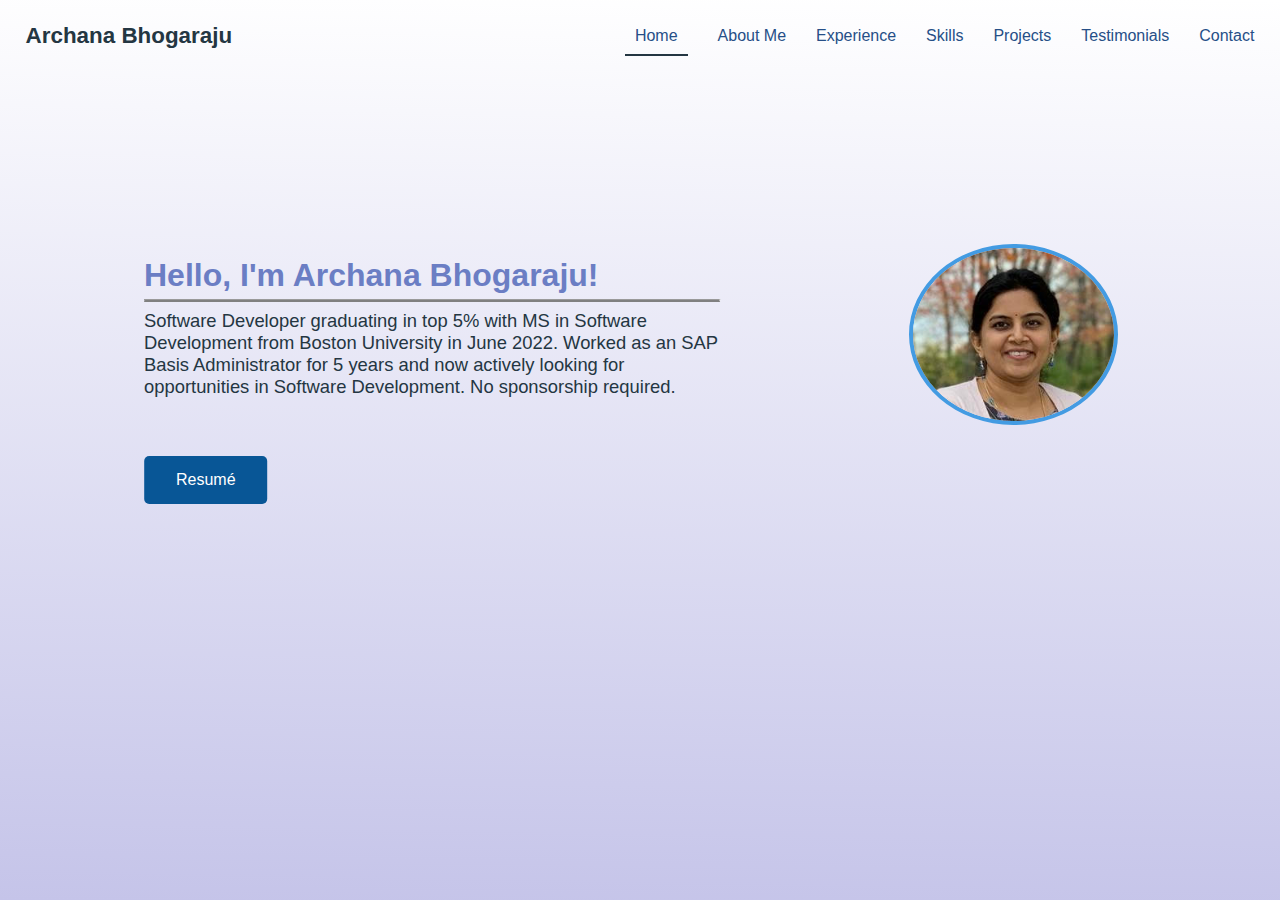
<file: index.html>
<!DOCTYPE html>
<html lang="en">

<head>
	<meta charset="UTF-8">
	<meta http-equiv="X-UA-Compatible" content="IE=edge">
	<meta name="viewport" content="width=device-width, initial-scale=1.0">
	<title>Archana Bhogaraju</title>
	<link rel="icon" type="image/x-icon" href="favicon.ico">
	<link href="css/main.css" rel="stylesheet" type="text/css">
	<script src="js/main.js" defer></script>
</head>

<body>
	<header class="header">
		<nav class="navigation">
			<h1>Archana Bhogaraju</h1>
			<ul class="nav-menu">
				<li><a href="index.html" class="highlight">Home</a></li>
				<li><a href="aboutme.html">About Me</a></li>
				<li><a href="experience.html">Experience</a></li>
				<li><a href="skills.html">Skills</a></li>
				<li><a href="projects.html">Projects</a></li>
				<li><a href="testimonials.html">Testimonials</a></li>
				<li><a href="contact.html">Contact</a></li>
			</ul>
			<div class="hamburger"></div>
		</nav>
	</header>
	<section class="intro-wrapper">
		<div class="intro-container"> 
			<div class="title">
				<div class="introTop">
					<h1 class="helloText">
						<span id="hello" role="heading">Hello, I'm Archana Bhogaraju!</span>
					</h1>
				</div>
				<hr class="separator">
				<div class="introBottom"> 
					<div class="introText" role="heading">Software Developer graduating in top 5% with MS in Software Development from Boston University in June 2022. Worked as an SAP Basis Administrator for 5 years and now actively looking for opportunities in Software Development. No sponsorship required.</div>
					<button id="btnResume" class="button resume">Resumé</button>
				</div>
			</div>
			<div class="profile-picture">
				<img class="intro-image" src="images/mee.png" alt="Archana Bhogaraju">
			</div>
		</div>
		<div class="quote">
			<blockquote>
				<p aria-label="Random quote" role="contentinfo">Loading a random quote...</p>
				<em aria-label="Author of the Quote" role="contentinfo"></em>
			</blockquote>
		</div>
	</section>
</body>

</html>
</file>
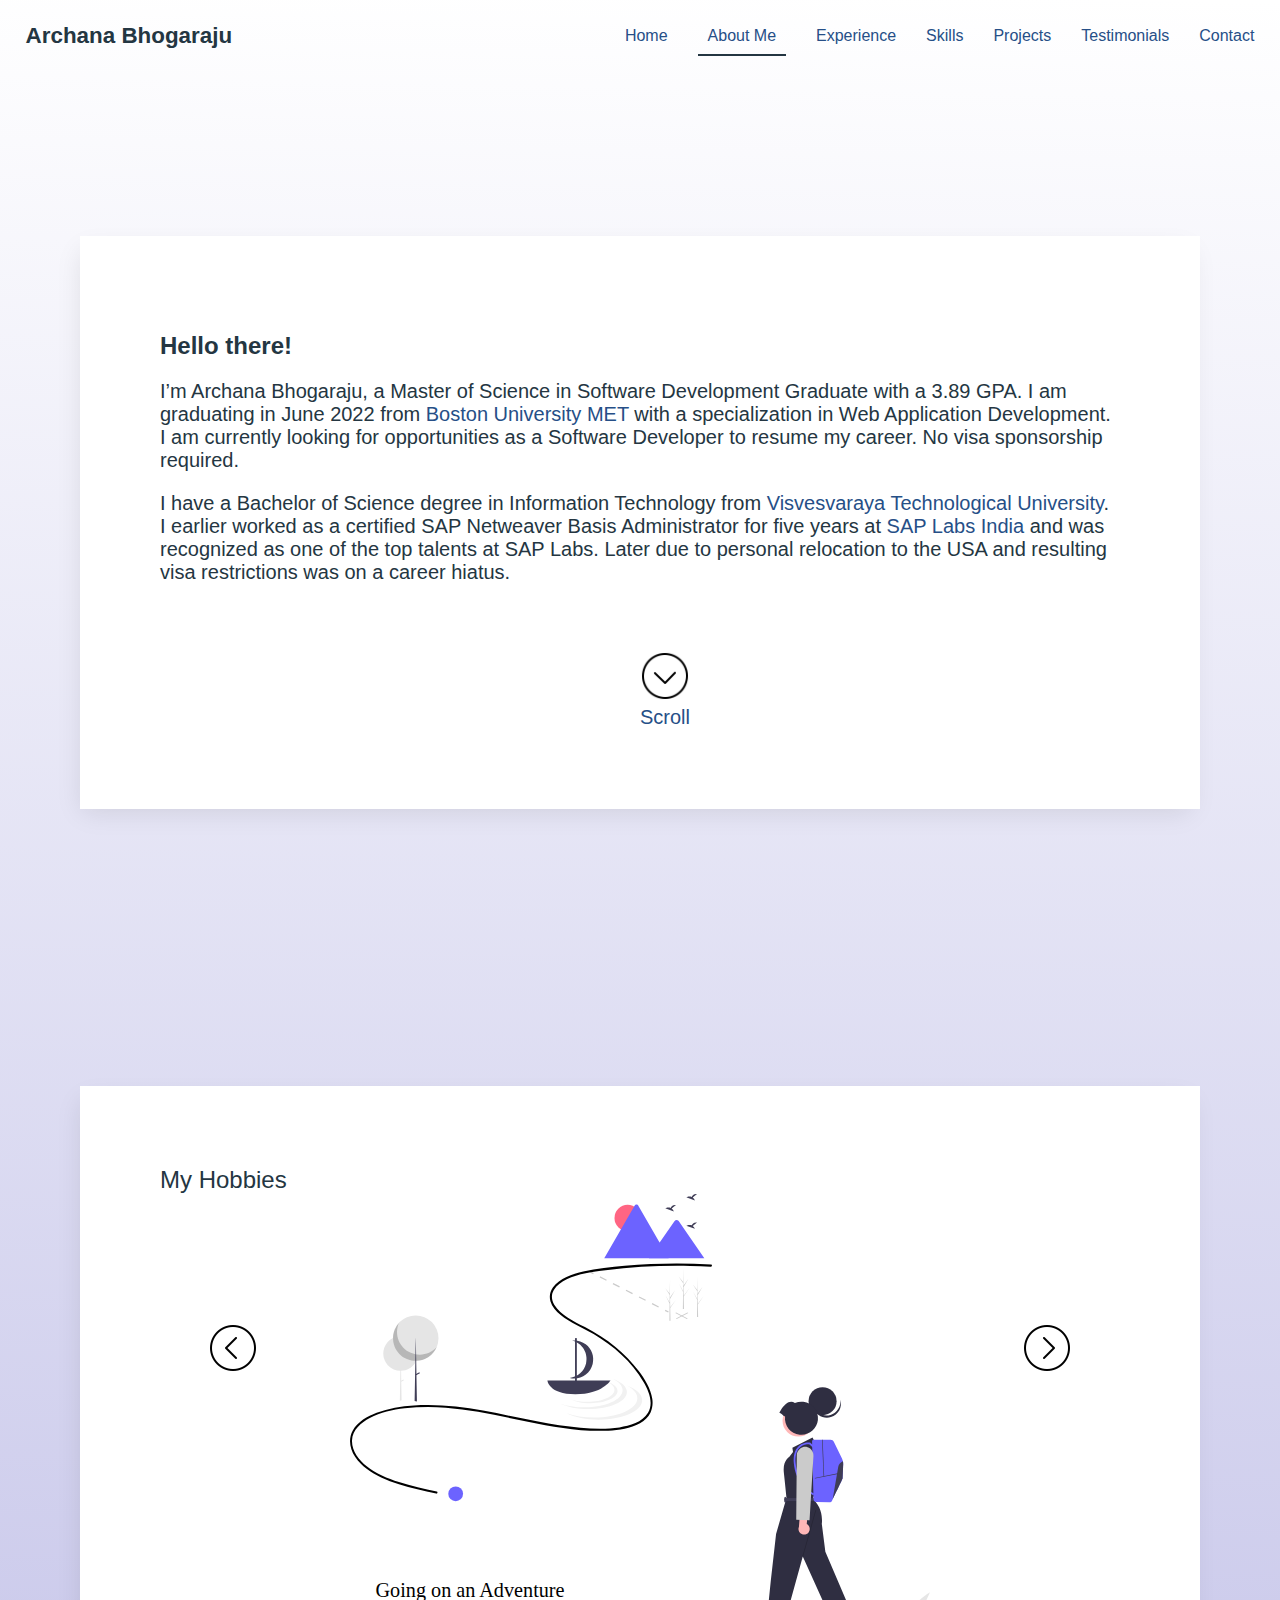
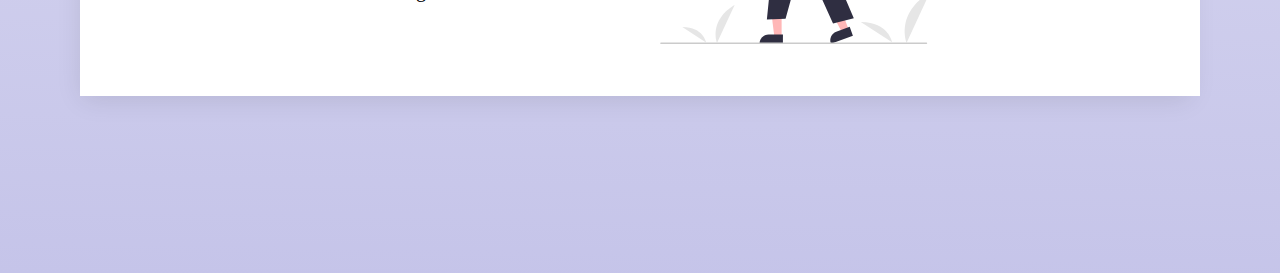
<file: aboutme.html>
<!DOCTYPE html>
<html lang="en">

<head>
	<meta charset="UTF-8">
	<meta http-equiv="X-UA-Compatible" content="IE=edge">
	<meta name="viewport" content="width=device-width, initial-scale=1.0">
	<title>Archana Bhogaraju - About me</title>
	<link rel="icon" type="image/x-icon" href="favicon.ico">
	<link href="css/main.css" rel="stylesheet" type="text/css">
	<script src="js/main.js" defer></script>
</head>

<body>
	<header class="header">
		<nav class="navigation">
			<h1>Archana Bhogaraju</h1>
			<ul class="nav-menu">
				<li><a href="index.html">Home</a></li>
				<li><a href="aboutme.html" class="highlight">About Me</a></li>
				<li><a href="experience.html">Experience</a></li>
				<li><a href="skills.html">Skills</a></li>
				<li><a href="projects.html">Projects</a></li>
				<li><a href="testimonials.html">Testimonials</a></li>
				<li><a href="contact.html">Contact</a></li>
			</ul>
			<div class="hamburger"></div>
		</nav>
	</header>
	<div class="content-container">
		<section class="about-me">
			<div class="content">
				<h1 class="hobbiesTitle">Hello there!</h1>
				<p>I’m Archana Bhogaraju, a Master of Science in Software Development Graduate with a 3.89 GPA. I am graduating in June 2022 from <a
					href="https://www.bu.edu/met/" target="_blank" aria-label="Boston University MET - link opens in a new tab">Boston University MET</a> with a specialization in Web Application Development.
					I am currently looking for opportunities as a Software Developer to resume my career. No visa sponsorship required.
					</p>
			
				<p>I have a Bachelor of Science degree in Information Technology from <a href="https://vtu.ac.in/en/" target="_blank" aria-label="Visvesvaraya Technological University - link opens in a new tab">Visvesvaraya Technological University</a>. 
					I earlier worked as a certified SAP Netweaver Basis Administrator for five years at <a href="https://www.sap.com/india/about/labs-india.html" target="_blank" aria-label="SAP Labs India - link opens in a new tab">SAP Labs India</a> and was recognized as one of the top talents at SAP Labs.
				        Later due to personal relocation to the USA and resulting visa restrictions was on a career hiatus.
				</p>
				
				<div class="scrollBottom">
					<a href="#hobbies">
						<img alt="Scroll Down" src="images/arrow.png" class="scrollImage">
						<div class="scrollText">Scroll</div>
					</a>
				</div>
			</div>
		</section>
		<section class="hobbies" id="hobbies" aria-label="My Hobbies" aria-roledescription="carousel">
			<div class="content-hobbies">
				<div class="hobbiesTitle">My Hobbies</div>
					<div class="slideWrapper">
						<div class="slideshow">
							<img alt="Previous hobby" src="images/arrow.png" class="previous" id="previousImage" aria-label="Previous hobby">
							<div class="imageContainer">
								<img id="hobby-image" src="images/hobbies/adventure.svg" alt="Archana's hobby" aria-label="Archana's hobby">
							</div>
							<img alt="Next hobby" src="images/arrow.png" class="next" id="nextImage" aria-label="Next hobby">
						</div>
					</div>
				</div>
		</section>
	</div>
</body>

</html>
</file>
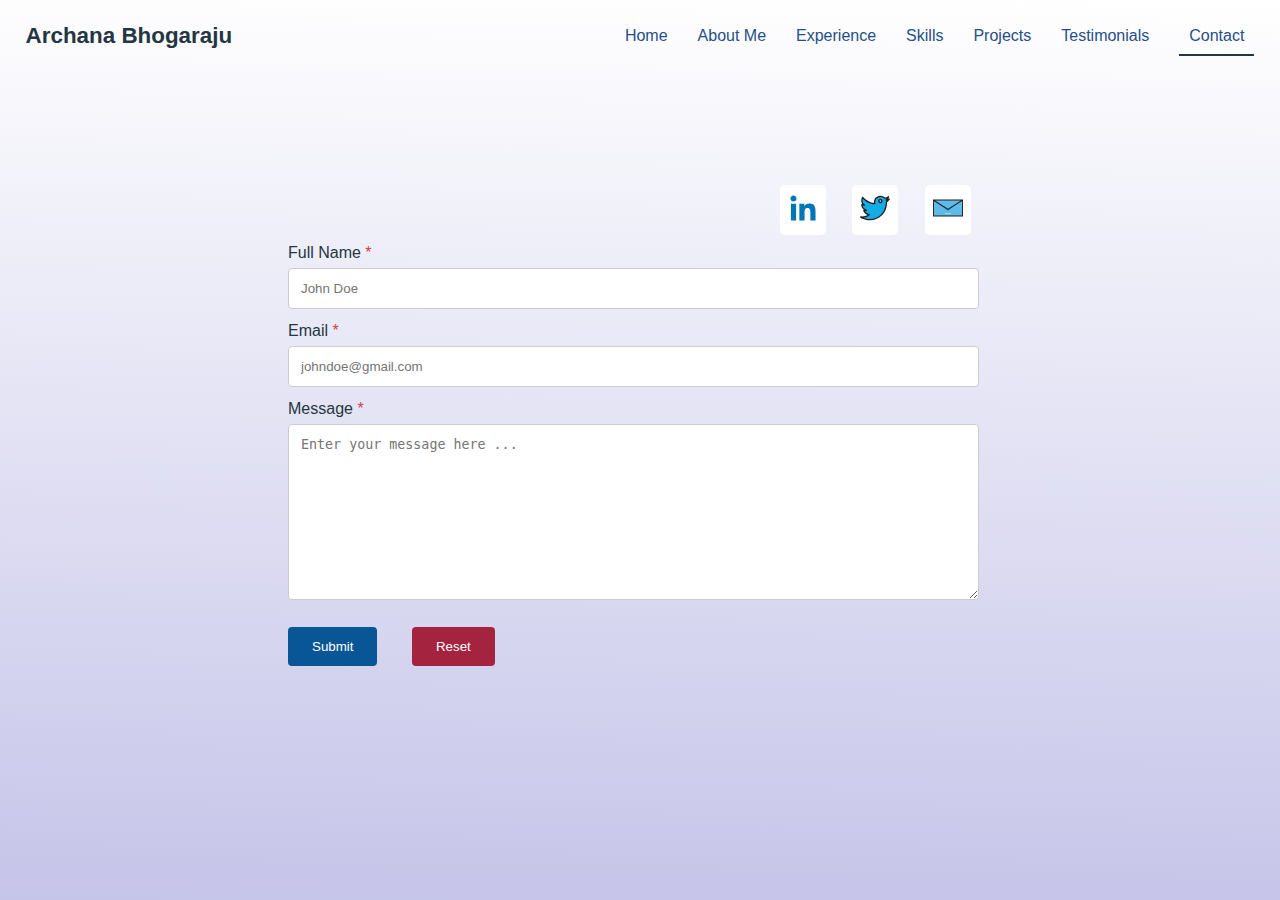
<file: contact.html>
<!DOCTYPE html>
<html lang="en">

<head>
	<meta charset="UTF-8">
	<meta http-equiv="X-UA-Compatible" content="IE=edge">
	<meta name="viewport" content="width=device-width, initial-scale=1.0">
	<title>Archana Bhogaraju - Contact me</title>
	<link rel="icon" type="image/x-icon" href="favicon.ico">
	<link href="css/main.css" rel="stylesheet" type="text/css">
	<script src="js/main.js" defer></script>
</head>

<body>
	<header class="header">
		<nav class="navigation">
			<h1>Archana Bhogaraju</h1>
			<ul class="nav-menu">
				<li><a href="index.html">Home</a></li>
				<li><a href="aboutme.html">About Me</a></li>
				<li><a href="experience.html">Experience</a></li>
				<li><a href="skills.html">Skills</a></li>
				<li><a href="projects.html">Projects</a></li>
				<li><a href="testimonials.html">Testimonials</a></li>
				<li><a href="contact.html" class="highlight">Contact</a></li>
			</ul>
			<div class="hamburger"></div>
		</nav>
	</header>
	<div class="contactContainer">
		<div class="contactButtons">
			<div>
				<button id="btnLinkedin" class="button contact-button">
					<img src="images/linkedin.svg" class="contact-button-image" alt="LinkedIn" />
				</button>
				<button id="btnTwitter" class="button contact-button">
					<img src="images/twitter.svg" class="contact-button-image" alt="Twitter" />
				</button>
				<button id="btnEmail" class="button contact-button">
					<img src="images/email.svg" class="contact-button-image" alt="Email" />
				</button>
			</div>
		</div>
		<div class="contactFormContainer">
			<form name="contactForm" id="contactForm" method="post" action="#" novalidate>
				<label for="fullName">Full Name <span class="required">*</span></label> <br>
				<input id="fullName" type="text" name="fullName" required placeholder="John Doe" autocomplete="off">
				<div class="error" id="nameError"></div>
				<label for="email">Email <span class="required">*</span></label><br>
				<input id="email" type="email" name="email" required placeholder="johndoe@gmail.com" autocomplete="off">
				<div class="error" id="emailError"></div>
				<label for="message">Message <span class="required">*</span></label><br>
				<textarea id="message" name="message" cols="30" rows="10" placeholder="Enter your message here ..."
					required autocomplete="off"></textarea>
				<div class="error" id="msgError"></div>
				<input type="submit" class="submit" id="submitBtn" value="Submit">
				<input type="reset" class="reset" id="resetBtn" value="Reset">
			</form>
			<div id="hideConfirmation" class="hideSubmitMessage">
				<div class="contactText">
					<span>
						<strong>Thank you for contacting me!</strong>
					</span>
					<span><img src="images/circle-close.svg" id="closeMessage" class="closeMessage"
							alt="icon to close"></span>
				</div>
			</div>
		</div>
	</div>
</body>

</html>
</file>
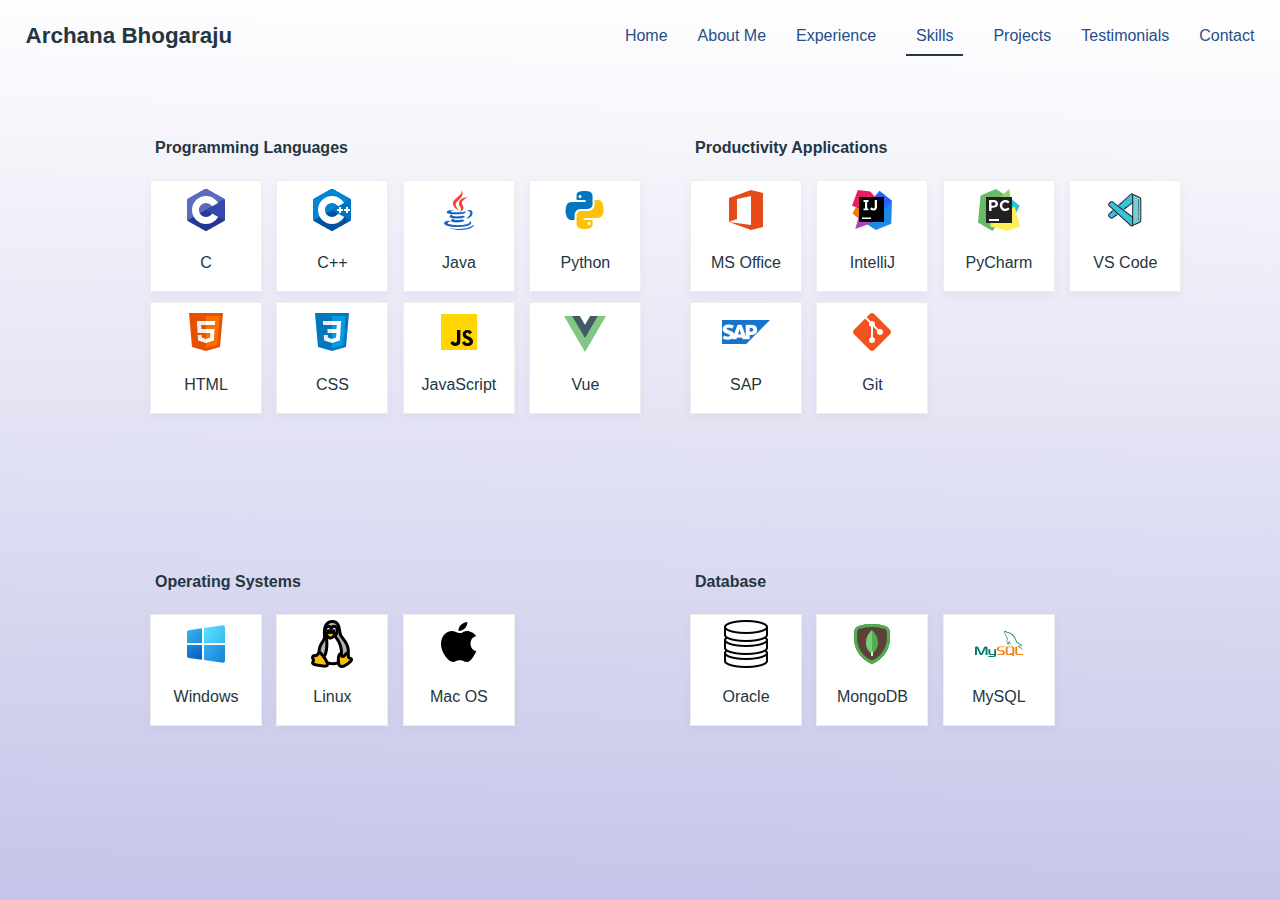
<file: skills.html>
<!DOCTYPE html>
<html lang="en">

<head>
	<meta charset="UTF-8">
	<meta http-equiv="X-UA-Compatible" content="IE=edge">
	<meta name="viewport" content="width=device-width, initial-scale=1.0">
	<title>Archana Bhogaraju - Skills</title>
	<link rel="icon" type="image/x-icon" href="favicon.ico">
	<link href="css/main.css" rel="stylesheet" type="text/css">
	<script src="js/main.js" defer></script>
</head>

<body>
	<header class="header">
		<nav class="navigation">
			<h1>Archana Bhogaraju</h1>
			<ul class="nav-menu">
				<li><a href="index.html">Home</a></li>
				<li><a href="aboutme.html">About Me</a></li>
				<li><a href="experience.html">Experience</a></li>
				<li><a href="skills.html" class="highlight">Skills</a></li>
				<li><a href="projects.html">Projects</a></li>
				<li><a href="testimonials.html">Testimonials</a></li>
				<li><a href="contact.html">Contact</a></li>
			</ul>
			<div class="hamburger"></div>
		</nav>
	</header>
	<div class="skillsContainer">
		<div class="skillsGrid">
			<section class="pgmLanguages">
				<h1 class="skillCategory">Programming Languages</h1>
				<ul>
					<li>
						<img src="images/skills/c.svg" alt="C logo">
						<p>C</p>
					</li>
					<li>
						<img src="images/skills/cplus.svg" alt="C++ logo">
						<p>C++</p>
					</li>
					<li>
						<img src="images/skills/java.svg" alt="Java logo">
						<p>Java</p>
					</li>
					<li>
						<img src="images/skills/python.svg" alt="Python logo">
						<p>Python</p>
					</li>
					<li>
						<img src="images/skills/html.svg" alt="HTML logo">
						<p>HTML</p>
					</li>
					<li>
						<img src="images/skills/css.svg" alt="CSS logo">
						<p>CSS</p>
					</li>
					<li>
						<img src="images/skills/js.svg" alt="JavaScript logo">
						<p>JavaScript</p>
					</li>
					<li>
						<img src="images/skills/vue.svg" alt="Vue JS logo">
						<p>Vue</p>
					</li>
				</ul>
			</section>
			<section class="productivityApps">
				<h1 class="skillCategory">Productivity Applications</h1>
				<ul>
					<li>
						<img src="images/skills/office.svg" alt="MS office logo">
						<p>MS Office</p>
					</li>
					<li>
						<img src="images/skills/intellij.svg" alt="IntelliJ logo">
						<p>IntelliJ</p>
					</li>
					<li>
						<img src="images/skills/pycharm.svg" alt="Pycharm logo">
						<p>PyCharm</p>
					</li>
					<li>
						<img src="images/skills/vscode.svg" alt="VS Code logo">
						<p>VS Code</p>
					</li>
					<li>
						<img src="images/skills/sap.png" alt="SAP logo">
						<p>SAP</p>
					</li>
					<li>
						<img src="images/skills/git.svg" alt="git logo">
						<p>Git</p>
					</li>
				</ul>
			</section>
			<section class="operatingSys">
				<h1 class="skillCategory">Operating Systems</h1>
				<ul>
					<li>
						<img src="images/skills/windows.svg" alt="windows logo">
						<p>Windows</p>
					</li>
					<li>
						<img src="images/skills/linux.png" alt="Linux logo">
						<p>Linux</p>
					</li>
					<li>
						<img src="images/skills/apple.svg" alt="Mac OS logo">
						<p>Mac OS</p>
					</li>
				</ul>
			</section>
			<section class="database">
				<h1 class="skillCategory">Database</h1>
				<ul>
					<li>
						<img src="images/skills/oracle.png" alt="oracle logo">
						<p>Oracle</p>
					</li>
					<li>
						<img src="images/skills/mongodb.svg" alt="MongoDB logo">
						<p>MongoDB</p>
					</li>
					<li>
						<img src="images/skills/my_Sql.svg" alt="MySQL logo">
						<p>MySQL</p>
					</li>
				</ul>
			</section>
		</div>
	</div>
</body>

</html>
</file>
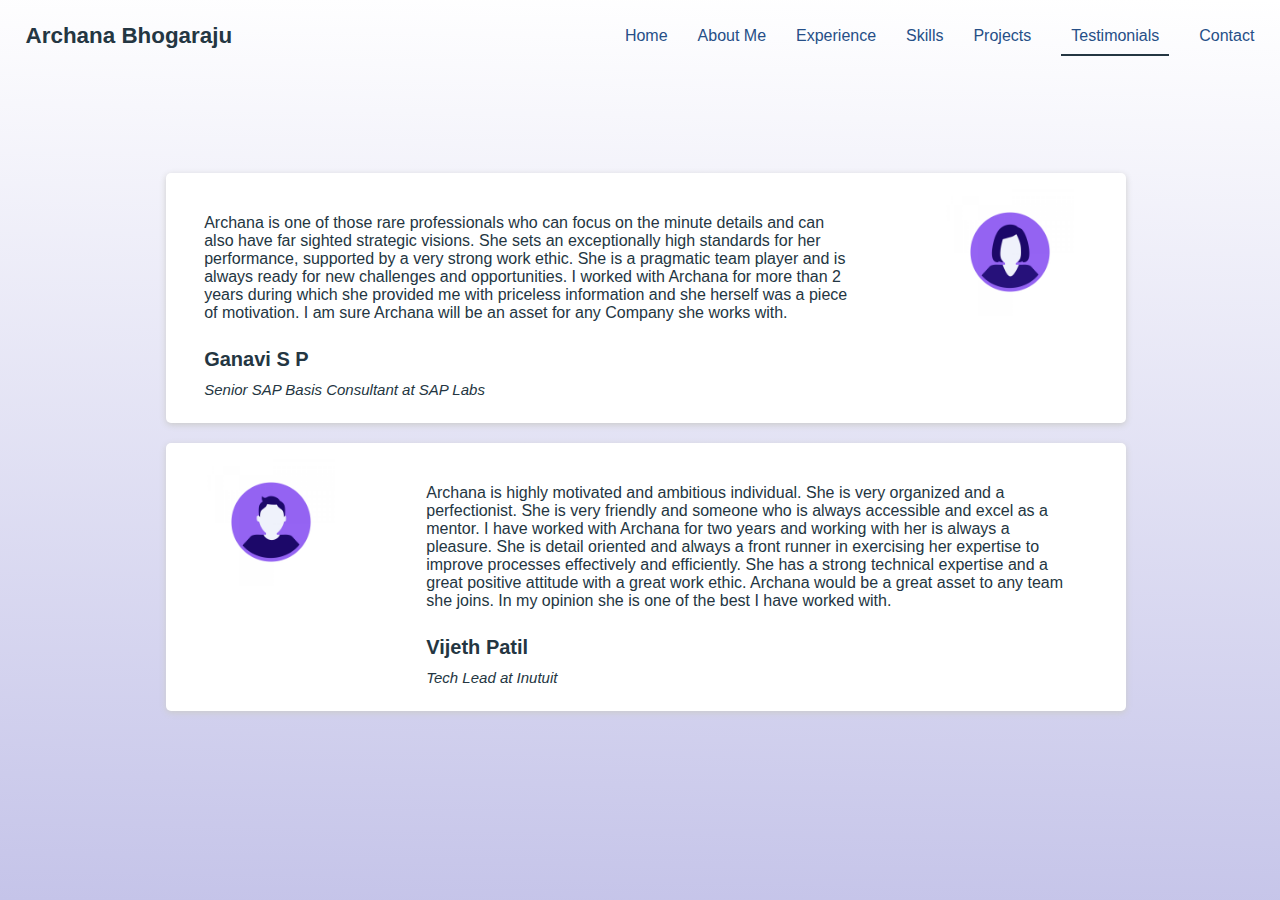
<file: testimonials.html>
<!DOCTYPE html>
<html lang="en">
	
<head>
	<meta charset="UTF-8">
	<meta http-equiv="X-UA-Compatible" content="IE=edge">
	<meta name="viewport" content="width=device-width, initial-scale=1.0">
	<title>Archana Bhogaraju - Testimonials</title>
	<link rel="icon" type="image/x-icon" href="favicon.ico">
	<link href="css/main.css" rel="stylesheet" type="text/css">
	<script src="js/main.js" defer></script>
</head>

<body>
	<header class="header">
		<nav class="navigation">
			<h1>Archana Bhogaraju</h1>
			<ul class="nav-menu">
				<li><a href="index.html">Home</a></li>
				<li><a href="aboutme.html">About Me</a></li>
				<li><a href="experience.html">Experience</a></li>
				<li><a href="skills.html">Skills</a></li>
				<li><a href="projects.html">Projects</a></li>
				<li><a href="testimonials.html" class="highlight">Testimonials</a></li>
				<li><a href="contact.html">Contact</a></li>
			</ul>
			<div class="hamburger"></div>
		</nav>
	</header>
	<div class="testimonialsContainer">
		<div class="testimonial-card">
			<div class="testimonial-card-content">
				<div class="t-card">
					<p class="testimonial-card-text">
						Archana is one of those rare professionals who can focus on the minute details and can also have far sighted strategic visions.
						She sets an exceptionally high standards for her performance, supported by a very strong work ethic.
						She is a pragmatic team player and is always ready for new challenges and opportunities.
						I worked with Archana for more than 2 years during which she provided me with priceless information and she herself was a piece of motivation.
						I am sure Archana will be an asset for any Company she works with.</p>
					<label class="testimonial-author">
						Ganavi S P
					</label>
					<label class="testimonial-author-position">
						Senior SAP Basis Consultant at SAP Labs
					</label>
				</div>
				<div class="t-card-picture">
					<img src="images/woman.jpg" alt="Woman">
				</div>
			</div>
		</div>
		<div class="testimonial-card">
			<div class="testimonial-card-content">
				<div class="t-card-picture-man">
					<img src="images/man.jpg" alt="Man">
				</div>
				<div class="t-card">
					<p class="testimonial-card-text">
						Archana is highly motivated and ambitious individual. She is very organized and a perfectionist. She is very friendly and someone who is always accessible and excel as a mentor. I have worked with Archana for two years and working with her is always a pleasure. She is detail oriented and always a front runner in exercising her expertise to improve processes effectively and efficiently. She has a strong technical expertise and a great positive attitude with a great work ethic. Archana would be a great asset to any team she joins. In my opinion she is one of the best I have worked with.
					</p>
					<label class="testimonial-author">
						Vijeth Patil
					</label>
					<label class="testimonial-author-position">
						Tech Lead at Inutuit
					</label>
				</div>
			</div>
		</div>
	</div>
</body>

</html>
</file>
<file: css/main.css>
/*------------------------------------------------------------------------
# Common Settings - for body font and color, hyperlink and its hover color
--------------------------------------------------------------------------*/
html {
  scroll-behavior: smooth;
}
body {
  margin:0;
  font-family: Arial, Helvetica, sans-serif;
  color: #243642;
  background:linear-gradient(1deg, #c5c4e9, rgba(255, 255, 255, 0));
  min-height: 100vh;
  height: 100%;
}

a {
  color:#264F87;
  text-decoration: none;
}

a:hover {
  color:#1a8bbb;
}

.errorContainer {
  display: block;
  text-align: center;
  margin-top:20px;
  padding:30px;
}

.errorContainer > img {
  width: 35vw;
  height: 35vw;
}

/*------------------------------------------------------------------------
# Navigation Menu Settings
# for navigation options - About Me, Experience, Contact
--------------------------------------------------------------------------*/

.navigation {
  display: flex;
  justify-content: space-between;
  align-items: center;
  padding: 0.4rem 1.6rem;
  height: 60px;
}

.navigation > ul {
  display: flex;
}

.navigation > ul > li {
  margin-left: 30px;
  list-style: none;
}

.navigation > h1 {
  font-size: 1.4rem;
}

/* Highlight selected navigation option */
.highlight {
  padding:10px;
  border-bottom: 2px solid #243642;
}

.mobile-navigation-active {
  overflow: hidden;
}

/* Hamburger Menu */
.hamburger {
  display: none;
}

/*------------------------------------------------------------------------
# Index.html settings
# for picture, introduction text and quote
--------------------------------------------------------------------------*/
.intro-container {
  display: flex;
  text-align: center;
}

.profile-picture {
  margin-top: 19vh;
  margin-left: 18vw;
}

.intro-image {
  border-radius: 100%;
    margin-top: 0px;
    border: solid;
    border-width: 4px;
    border-color: #439be2;
    width: 60%;
    margin-left: 5rem;
}

/* Index.html animation settings  */
@keyframes displayIntroTop {
  100% { transform: translate3d(0, -30%, 0); }
  0% { transform: translate3d(0, 0, 0); }
}
@keyframes displayIntroBottom {
  100% { transform: translate3d(0, 30%, 0); }
  0% { transform: translate3d(0, 0, 0); }
}

.title {
  height: 30%;
  left: 36%;
  position: relative;
  transform: translate(-55%, -10%);
  width: 45%;
  margin-top: 15%;
  text-align: left;
}

.separator {
  border-bottom: 2px solid;
} 

.helloText {
  animation: displayIntroTop 1s;
  animation-fill-mode:forwards;
  bottom: 0;
  margin-bottom: 0%;
  line-height: 2rem;
  color:  rgb(107 126 196);
  font-size: 2rem;
}

.introBottom {
  margin-top: 1%;
  bottom: 5rem;
  font-size: 1.15rem;
}

.introText {
  animation: displayIntroBottom 1s;
  animation-fill-mode:forwards;
  min-width: 20rem;
}

/* index.html resume button settings */
.button {
  border: none;
  padding: 15px 32px;
  text-align: center;
  text-decoration: none;
  display: inline-block;
  font-size: 16px;
  margin: 4px 2px;
  cursor: pointer;
  border-radius: 5px;
  background-color: #fff;
}

.button:hover {
  box-shadow: 0 10px 28px rgba(0, 0, 0, 0.2);
}

.resume {
  margin-left: 0%;
  margin-top: 10%;
  background-color: #085696;
  color: #fff;
}

.resume:hover {
  background-color: #64B5F6;
}

/* index.html quote settings */
.quote {
  color: #6b3982;
}

blockquote {
	font-weight: 100;
	font-size: 1.1rem;
	max-width: 50%;
	line-height: 1.4;
	position: relative;
	margin: 0;
	padding: .5rem;
  margin-top: 8%;
  margin-left: 25%;
  text-align: center;
}

.contact-button {
  margin-right: 20px;
  padding: 8px;
}

.contact-button-image {
  width: 30px;
  height: 30px;
}

/*------------------------------------------------------------------------
# About Me page settings
# for biography, scroll effect and hobby images carousel 
--------------------------------------------------------------------------*/
.content-container > section {
  display: flex;
  justify-content: center;
  align-items: center;
  height: 100vmin;
}

.content-container > section > .content{
  width: 75%;
  font-size: 1.25rem;
  text-align: left;
  background-color: #fff;
  box-shadow: rgba(0, 0, 0, 0.1) -4px 9px 25px -6px;
  padding: 80px;
}

.hobbiesTitle {
  font-size: 1.5rem;
}

.content-container > section > .content-hobbies {
  width: 75%;
  font-size: 1.25rem;
  background-color: #fff;
  box-shadow: rgba(0, 0, 0, 0.1) -4px 9px 25px -6px;
  padding: 80px;
  margin-top: -4rem;
  height: 50%;
}

.scrollBottom {
  width: 100px;
  margin-left: 50%;
  margin-top: 7%;
  cursor: pointer;
}

.scrollImage {
  transform: rotate(269deg);
  width:50px;
  height:50px;
}

.scrollText {
  width:50px;
  font-size: 20px;
}

/* Hobbies Carousel */ 
.aboutMe-gallery {
  display: grid;
  grid-template-columns: repeat(9,1fr);
  grid-gap: 5px;
}

.slideWrapper {
  overflow: hidden;
  width: 90%;
  height: 100%;
  margin: auto;
}

.slideshow {
  display: flex;
  height: 100%;
}

.previous {
  width:50px;
  height:50px;
  margin-right: 50px;
  cursor: pointer;
  margin-top: 15%;
}

.imageContainer {
  width: 100%;
  height:auto;
  overflow:hidden;
  text-align: center;
}

.imageContainer > img {
  width: 90%;
  object-fit: contain;
  height: 100%;
}

.next {
  width:50px;
  height:50px;
  transform: scaleX(-1);
  margin-left: 50px;
  cursor: pointer;
  margin-top: 15%;
}

/*------------------------------------------------------------------------
# Experience page content settings
# .experience-section > .experience-contents > article > ul > li
--------------------------------------------------------------------------*/
/* placement attributes for the elements */
.experienceContainer {
    display: flex;
    flex-direction: column;
    padding-top: 65px;
}
.experience-section, .certification-section, .sap-video {
  width: 78%;
  height: auto;
  margin-left: 11rem;
  margin-right: 25rem;
}

.experience-section {
  border-left: .25rem solid;
}

.experience-section > h6 {
  display: none;
}

.experience-section > .experience-contents, .certification-section > .certification-contents {
  font-size: 1.5rem;
  width: auto;
  height: auto;
}

.experience-section > .experience-contents {
  margin-left: 1rem;
  padding: 1%;
  padding-top: 0;
}

.experience-section > .experience-contents > article {
  font-size: 1.5rem;
  margin-left: 0.2rem;
  box-shadow: 0 2px 6px 0 #cccccc;
  background-color: #ffffff;
}

.experience-section > .experience-contents > article > .heading {
  width: 76%;
  font-size: 1.1rem;
  letter-spacing: 1px;
  line-height: 1.5rem;
  margin-bottom: 0rem;
  padding-left: .5rem;
  padding-top: .2rem;
  padding-bottom: .5rem;
  margin-left: 0rem;
  font-weight: bold;
}

.experience-section > .experience-contents > article > .heading > .position-name, 
.duration, .sap {
  margin-right: 1rem;
  margin-left: 1rem;
}

.experience-section > .experience-contents > article > ul {
  padding-top: 0rem;
  padding-bottom: .5rem;
  margin-left: 1rem;
}

.experience-section > .experience-contents > article > ul > li {
  font-size: 16px;
  letter-spacing: 1px;
  line-height: 1.5;
  margin-left: -1rem;
  margin-top: .5rem;
}

.padding-top {
  margin-top:45px;
}

#sapvideo {
  width: 50%;
  height: 50%;
}

/* Configuration to create brown hollow circle besides experience timeline */
.point {
  height: 20px;
  width: 20px;
  background-color: white;
  border-radius: 50%;
  display: inline-block;
  margin-left: -3.5rem;
  margin-right: 2rem;
  border: 4px solid brown;
}

/* Certification table settings */
table {
  width: 70%;
  border: 1px solid black;
  border-collapse: collapse;
  table-layout: fixed;
  margin-top: 2rem;
  margin-bottom: 2rem;
}

th, td {
  font-size: 1rem;
  border: 1px solid black;
  width: auto;
  text-align: left;
  padding: .65em;
}

.skills-section {
  margin-bottom: 100px;
}

table > caption {
  text-align: left;
  margin-bottom: 1rem;
  font-size: 1.5rem;
  color: #243642;
  font-weight: bold;
}

/* CSS feature for alternate colors on tables rows */
tr:nth-child(even) {
  background-color: whitesmoke;
}

/* SAP video settings on Experience page */
#sap-video {
  height: 40%;
}

.e-img {
  width: 30px;
  height: 30px;
  margin-right: 1%;
}

/*------------------------------------------------------------------------
# Skills page content settings
# for technical skills grid and corresponding images.
--------------------------------------------------------------------------*/
.skillsContainer {
  display: flex;
  flex-direction: column;
  padding-top: 50px;
}

.skillsGrid {
  display: grid;
  grid-template-columns: 2fr 2fr;
  column-gap: 0px;
  row-gap: 20%;
  align-items: stretch;
}

.skillsGrid section {
  width: 85%;
  height: 300px;
  padding: 5px;
}

.skillGrid img {
  float: left;
}

.skillsGrid section li {
  background-color: white;
  padding: 5px;
  border-radius: 0px;
  width: 100px;
  transition: all 0.2s ease-in;
  box-shadow: 0px 4px 8px rgba(134, 151, 168, 0.1);
  border: 1px solid #eee;
  list-style: none;
  text-align: center;
  margin: 5px;
  display: inline-block;
}

.skillCategory {
  padding-left: 50px;
  font-size: 16px;
  font-weight: bold;
  padding-bottom: 2px;
}

.skillsGrid li {
  width: 300px;
  height: 100px;
}

.skillsGrid li:hover {
  box-shadow: 0 10px 28px rgba(0, 0, 0, 0.2);
}

.pgmLanguages, .operatingSys {
  margin-left: 100px;
}

/*------------------------------------------------------------------------
# Projects page content settings
# for card display and content
--------------------------------------------------------------------------*/
.academicContainer {
  display: flex;
  flex-direction: column;
  padding-top: 70px;
}

.projectCard {
  border-radius: 5px;
  margin: 0;
  margin-left: 14vw;
  width: 75%;
  box-shadow: 0 2px 6px 0 #cccccc;
  background-color: #ffffff;
  margin-bottom: 20px;
}

.projectDescription {
  margin-top:10px;
  margin-bottom:10px;
}

.projectCardHeader {
  cursor: pointer;
}


.projectCardContent {
  padding: 15px;
  text-align: left;
}

.projectDesc {
  width: 70%;
  display: inline-grid;
  vertical-align: top;
  justify-content: center;
}

.projectImageContainer {
  display: inline-grid;
  vertical-align: middle;
  margin-left: 6vw;
}

.projectSubtitle {
  margin-top: 10px;
  font-style: italic;
  color: #4D4D4D;
}

.projectImage {
  width: 10vw;
}

/* hide card by default */
.hideCard {
  display: none;
}

.expandCollapse {
  float: right;
}

.expandImage, .collapseImage {
  width:30px;
}

/*------------------------------------------------------------------------
# Testimonials page content settings
# for card content and images
--------------------------------------------------------------------------*/
.testimonialsContainer {
  display: flex;
  flex-direction: column;
  padding-top: 100px;
}

.testimonial-card {
  border-radius: 5px;
  margin: 0;
  margin-left: 13vw;
  width: 75%;
  box-shadow: 0 2px 6px 0 #cccccc;
  background-color: #ffffff;
  margin-bottom: 20px;
}

.testimonial-card-content {
  padding: 15px;
  text-align: left;
}

.testimonial-author {
  font-weight: bold;
  font-size:20px;
  padding-top:10px;
}

.testimonial-author-position {
  font-style: italic;
  font-size: 15px;
  padding-top: 10px;
}

.t-card {
  display: inline-grid;
  vertical-align: top;
  justify-content: center;
  width: 70%;
  margin-left: 1vw;
  padding: 10px;
}

.t-card-picture {
  display: inline-grid;
  vertical-align: middle;
  margin-left: 6vw;
}

.t-card-picture-man {
  display: inline-grid;
  vertical-align: middle;
  margin-right: 5vw;
  margin-left: 2vw;
}

.t-card-picture > img, .t-card-picture-man > img {
  width: 10vw;
}

/*------------------------------------------------------------------------
# Contact page content settings
# for form labels and input boxes 
# for confirmation text and error text
--------------------------------------------------------------------------*/
.contactContainer {
  display: flex;
  flex-direction: column;
  padding-top: 120px;
  margin-left: 0px;
  width: 90%;
}

.contactFormContainer {
  margin-left: 25%;
}

.contactButtons {
  margin-top: -1%;
  padding-bottom: 5px;
  margin-right: 14%;
  text-align: right;
}

/* Add styles to 'input' and 'textarea' selectors */
input[type=text],input[type=email], textarea {
  width: 80%;
  padding: 12px;
  border: 1px solid #ccc;
  border-radius: 4px;
  box-sizing: border-box;
  margin-top: 6px;
  margin-bottom: 5px;
  resize: vertical;
}

/* Add styles to show 'focus' of selector */
input[type=text]:focus,input[type=email]:focus, textarea:focus {
border: 1px solid green;
}

/* Add styles to the submit button */
.submit {
background: #085696;
margin: 0 auto;
outline: 0;
color: white;
border: 0;
padding: 12px 24px;
border-radius: 4px;
transition: all ease-in-out 0.1s;
position: relative;
display: inline-block;
text-align: center;
cursor: pointer;
margin-top: 10px;
}

/* Style 'hover' property */
.submit:hover {
  background: #64B5F6;
}

.reset {
  background: #A4233F;
  margin: 0 auto;
  outline: 0;
  color: white;
  border: 0;
  padding: 12px 24px;
  border-radius: 4px;
  transition: all ease-in-out 0.1s;
  position: relative;
  display: inline-block;
  text-align: center;
  cursor: pointer;
  margin-top: 10px;
  margin-left: 30px;
  }
  
/* Style 'hover' property */
.reset:hover {
  background: #f32121;
}

.contactText {
  display: flex;
  width:78%;
  padding: 10px;
  border-radius: 5px;
  margin-top:30px;
  background-color: rgb(121 144 225);
  color: #fff;
  justify-content: space-between;
  align-items: center;
  height: 2rem;
}

.closeMessage {
  cursor: pointer;
  width: 25px;
  height: 25px;
  border: 0px;
}

.error {
  color: rgb(226, 95, 95);
  padding-bottom: .5rem;
}

input[type=text].errorBox, input[type=email].errorBox, textarea.errorBox {
  border: 1px inset crimson;
}

.required {
  color: rgb(204, 68, 68);
}

.hideSubmitMessage {
  display: none;
}

.showSubmitMessage {
  display: block;
}

.margin-bottom {
  margin-bottom: 10px;
}

/*------------------------------------------------------------------------
# Media query for max-width: 1007 px
--------------------------------------------------------------------------*/
@media only screen and (max-width: 1007px) {
  .navigation > ul {
      position: fixed;
      left: -200%;
      top: 3rem;
      flex-direction: column;
      background-color: #fff;
      width: 100%;
      height:100%;
      text-align: center;
  }

  .nav-menu.active {
      left: 0;
      z-index: 1;
  }

  .navigation > ul > li {
      margin: 1.5rem;
      margin-left: -3rem;
  }

  .hamburger {
      display: block;
      cursor: pointer;
      background-image: url('../images/hamburger.svg');
      width: 30px;
      height: 30px;
      background-repeat: no-repeat;
  }

  .hamburger.active {
    display: block;
    background-image: url('../images/close.svg');
    width: 30px;
    height: 30px;
    background-repeat: no-repeat;
  }

  .profile-picture {
    margin-top: 10vh;
  }

  .title {
    left: 30%;
  }

  .intro-image {
    width: 70%;
    margin-top: 0px;
  }

  .resume {
    margin-left: -1%;
    margin-top: 35%;
  }

  blockquote {
    font-size: 1rem;
    margin-top: 5%;
  }

  blockquote:before,
  blockquote:after {
    font-size: 2rem;
  }

  /*For about me*/
  .content-container > section {
    height: 100%;
  }

  .hobbiesTitle {
    font-size: 1.5rem;
  }

  .content-container > section > .content{
    font-size: 1.2rem;
    width: 60%;
  }

  .content-container > section > .content-hobbies {
    margin-top: 50px;
    width: 60%;
  }
  .scrollBottom {
    display: none;
  }

  .slideWrapper {
    width: 120%;
    margin-left: -6vw;
  }
  
  /* Rearrange elements on Experience page */
  .experience-section, .certification-section, .sap-video {
    width: 88%;
    height: auto;
    margin-left: 2rem;
    margin-right: 25rem;
  }

  .experience-section > .experience-contents > article > .heading {
    line-height: 1.5rem;
    text-align: left;
    width: 83%;
  }

  .experience-section > .experience-contents > article > .heading > .position-name,
    .duration, .sap {
    display: block;
    margin-right: -1rem;
  }

  .point {
    margin-left: -3.1rem;
  }

  .skills-section > .skills-contents {
    margin-left: 2rem;
  }

  table {
    width: 80%;
  }

  #sapvideo {
    width: 40vw;
    height: 40vw;
  }

  .skillsGrid {
    grid-template-columns: repeat(1, 100%);
    place-items: center;
    gap: 0px;
  }

  .skillsGrid > section {
    margin-left: 0px;
    height: auto;
  }

  .previous, .next {
    margin-top:7%;
    width: 30px;
    height: 30px;
  }

  .t-card {
    width: 50%;
  }

  .t-card-picture > img, .t-card-picture-man > img {
    width: 20vw;
  }

  .contactContainer {
    padding-top: 80px;
  }
  
  /* For 404 Error page */
  .errorContainer > img {
    width: 60vw;
    height: 60vw;
  }
}

/*------------------------------------------------------------------------
# Media query for print preview
--------------------------------------------------------------------------*/
@media print {
  body {
    color-adjust: exact; /* For Firefox */
  }

  /* Hide SAP Video for Print Preview */
  .sap-video {
    display: none;
  }
}
</file>
